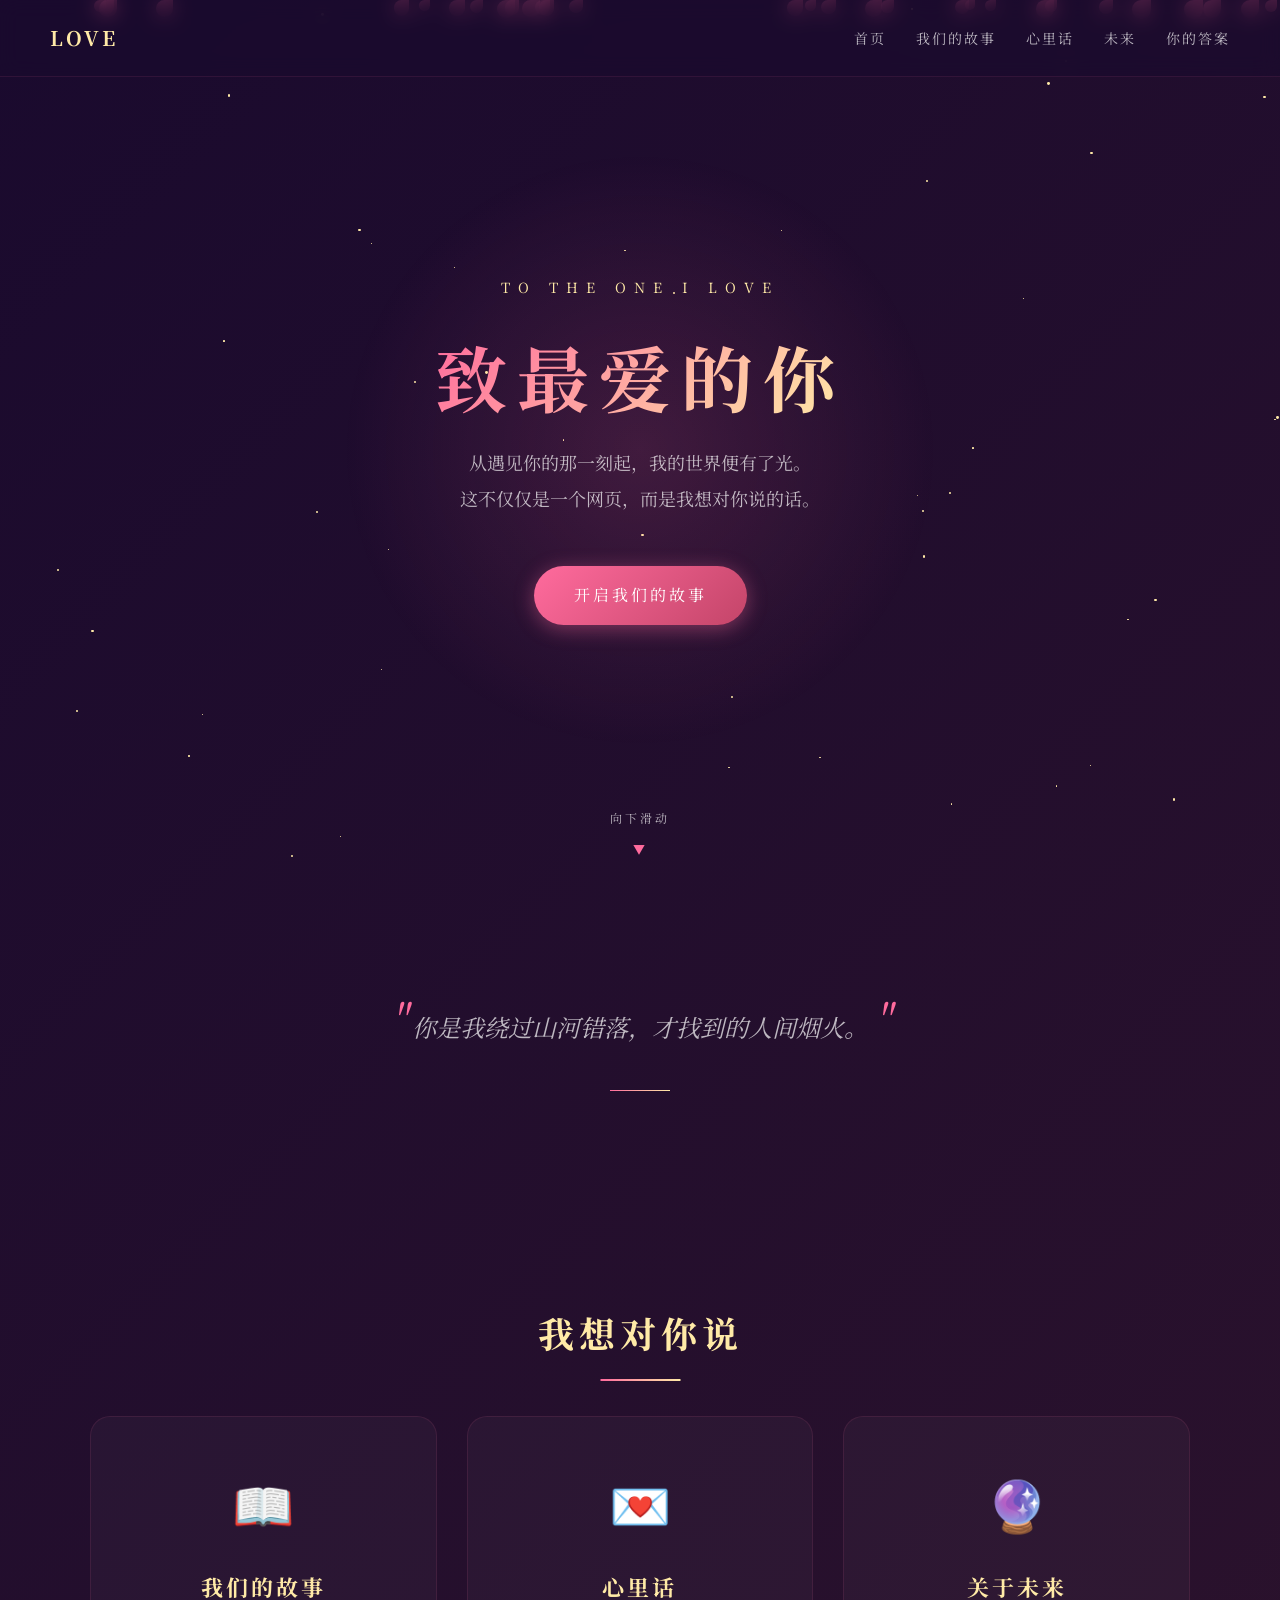
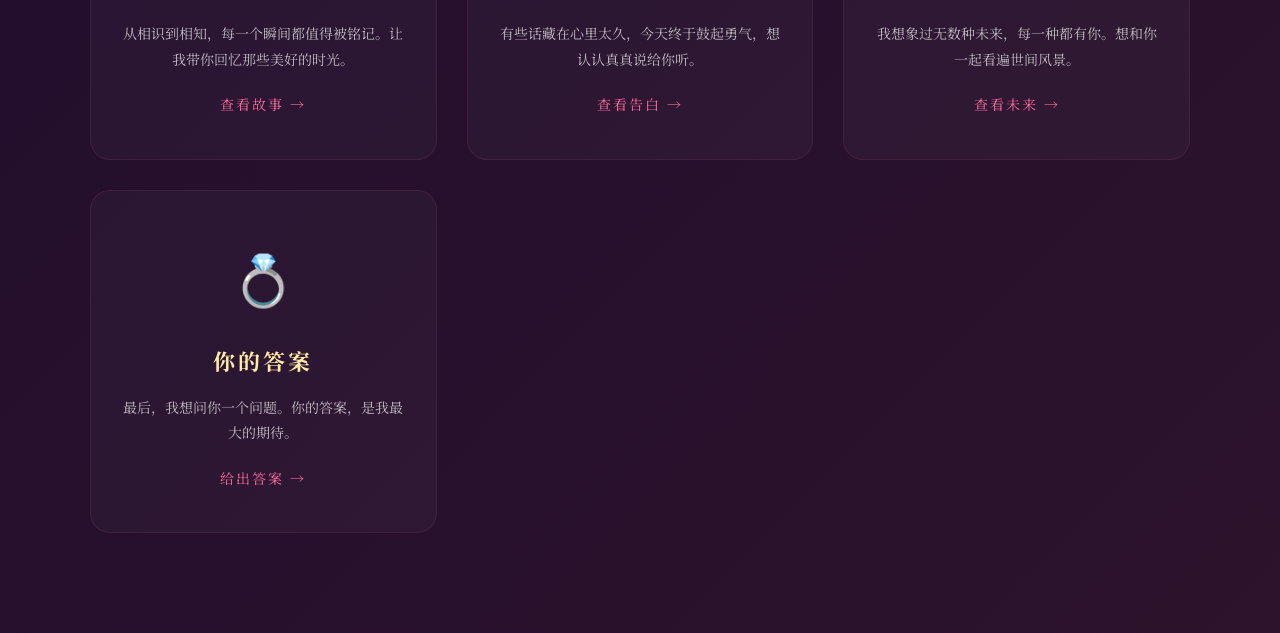
<file: index.html>
<!DOCTYPE html>
<html lang="zh-CN">
<head>
    <meta charset="UTF-8">
    <meta name="viewport" content="width=device-width, initial-scale=1.0">
    <title>致最爱的你</title>
    <link rel="stylesheet" href="css/style.css">
    <style>
        .hero {
            min-height: 100vh;
            display: flex;
            flex-direction: column;
            justify-content: center;
            align-items: center;
            position: relative;
            z-index: 1;
            text-align: center;
            padding: 0 20px;
            overflow: hidden;
        }

        .hero::before {
            content: '';
            position: absolute;
            top: 50%;
            left: 50%;
            transform: translate(-50%, -50%);
            width: 600px;
            height: 600px;
            background: radial-gradient(circle, rgba(255, 107, 157, 0.15) 0%, transparent 70%);
            z-index: -1;
            animation: glow 4s ease-in-out infinite alternate;
        }

        @keyframes glow {
            from { opacity: 0.5; transform: translate(-50%, -50%) scale(1); }
            to { opacity: 1; transform: translate(-50%, -50%) scale(1.2); }
        }

        .hero-subtitle {
            font-size: 14px;
            color: var(--gold);
            letter-spacing: 8px;
            margin-bottom: 30px;
            text-transform: uppercase;
        }

        .hero h1 {
            font-size: clamp(36px, 8vw, 72px);
            font-weight: 700;
            margin-bottom: 20px;
            letter-spacing: 10px;
            background: linear-gradient(135deg, var(--primary), var(--gold));
            -webkit-background-clip: text;
            -webkit-text-fill-color: transparent;
            background-clip: text;
            line-height: 1.3;
        }

        .hero-desc {
            font-size: 18px;
            color: var(--text-muted);
            max-width: 500px;
            margin-bottom: 50px;
            line-height: 2;
            font-weight: 400;
        }

        .scroll-hint {
            position: absolute;
            bottom: 40px;
            left: 50%;
            transform: translateX(-50%);
            color: var(--text-muted);
            font-size: 12px;
            letter-spacing: 3px;
            animation: bounce 2s infinite;
        }

        .scroll-hint::after {
            content: '▼';
            display: block;
            text-align: center;
            margin-top: 10px;
            color: var(--primary);
        }

        @keyframes bounce {
            0%, 100% { transform: translateX(-50%) translateY(0); }
            50% { transform: translateX(-50%) translateY(10px); }
        }

        .preview-section {
            padding: 100px 50px;
            position: relative;
            z-index: 1;
            max-width: 1200px;
            margin: 0 auto;
        }

        .preview-grid {
            display: grid;
            grid-template-columns: repeat(auto-fit, minmax(280px, 1fr));
            gap: 30px;
        }

        .preview-card {
            background: rgba(255, 255, 255, 0.03);
            border-radius: 20px;
            padding: 40px 30px;
            text-align: center;
            border: 1px solid rgba(255, 107, 157, 0.1);
            transition: all 0.4s;
            position: relative;
            overflow: hidden;
        }

        .preview-card::before {
            content: '';
            position: absolute;
            top: 0;
            left: 0;
            width: 100%;
            height: 3px;
            background: linear-gradient(90deg, var(--primary), var(--gold));
            transform: scaleX(0);
            transition: transform 0.4s;
        }

        .preview-card:hover::before {
            transform: scaleX(1);
        }

        .preview-card:hover {
            transform: translateY(-10px);
            border-color: rgba(255, 107, 157, 0.3);
            box-shadow: 0 20px 50px rgba(255, 107, 157, 0.15);
        }

        .preview-card .icon {
            font-size: 50px;
            margin-bottom: 20px;
        }

        .preview-card h3 {
            font-size: 22px;
            color: var(--gold);
            margin-bottom: 15px;
            letter-spacing: 3px;
        }

        .preview-card p {
            color: var(--text-muted);
            font-size: 14px;
            line-height: 1.8;
        }

        .preview-card a {
            display: inline-block;
            margin-top: 20px;
            color: var(--primary);
            text-decoration: none;
            font-size: 14px;
            letter-spacing: 2px;
            transition: color 0.3s;
        }

        .preview-card a:hover {
            color: var(--gold);
        }

        .quote-section {
            padding: 80px 50px;
            text-align: center;
            position: relative;
            z-index: 1;
        }

        .quote-section blockquote {
            font-size: 24px;
            color: var(--text-muted);
            font-style: italic;
            max-width: 700px;
            margin: 0 auto;
            line-height: 2;
        }

        .quote-section blockquote span {
            color: var(--primary);
            font-size: 40px;
        }
    </style>
</head>
<body>
    <div id="petals-container"></div>

    <nav>
        <a href="index.html" class="logo">LOVE</a>
        <ul class="nav-links">
            <li><a href="index.html">首页</a></li>
            <li><a href="story.html">我们的故事</a></li>
            <li><a href="love.html">心里话</a></li>
            <li><a href="future.html">未来</a></li>
            <li><a href="answer.html">你的答案</a></li>
        </ul>
    </nav>

    <section class="hero">
        <div class="hero-subtitle">To the one I love</div>
        <h1>致最爱的你</h1>
        <p class="hero-desc">
            从遇见你的那一刻起，我的世界便有了光。<br>
            这不仅仅是一个网页，而是我想对你说的话。
        </p>
        <a href="story.html" class="btn btn-primary">开启我们的故事</a>
        <div class="scroll-hint">向下滑动</div>
    </section>

    <section class="quote-section">
        <blockquote>
            <span>"</span>
            你是我绕过山河错落，才找到的人间烟火。
            <span>"</span>
        </blockquote>
        <div class="divider"></div>
    </section>

    <section class="preview-section">
        <h2 class="section-title">我想对你说</h2>
        <div class="preview-grid">
            <div class="preview-card">
                <div class="icon">📖</div>
                <h3>我们的故事</h3>
                <p>从相识到相知，每一个瞬间都值得被铭记。让我带你回忆那些美好的时光。</p>
                <a href="story.html">查看故事 →</a>
            </div>
            <div class="preview-card">
                <div class="icon">💌</div>
                <h3>心里话</h3>
                <p>有些话藏在心里太久，今天终于鼓起勇气，想认认真真说给你听。</p>
                <a href="love.html">查看告白 →</a>
            </div>
            <div class="preview-card">
                <div class="icon">🔮</div>
                <h3>关于未来</h3>
                <p>我想象过无数种未来，每一种都有你。想和你一起看遍世间风景。</p>
                <a href="future.html">查看未来 →</a>
            </div>
            <div class="preview-card">
                <div class="icon">💍</div>
                <h3>你的答案</h3>
                <p>最后，我想问你一个问题。你的答案，是我最大的期待。</p>
                <a href="answer.html">给出答案 →</a>
            </div>
        </div>
    </section>

    <script>
        // 生成花瓣
        const petalsContainer = document.getElementById('petals-container');
        for (let i = 0; i < 30; i++) {
            const petal = document.createElement('div');
            petal.className = 'petal';
            petal.style.left = Math.random() * 100 + 'vw';
            petal.style.animationDuration = (Math.random() * 5 + 5) + 's';
            petal.style.animationDelay = Math.random() * 5 + 's';
            petal.style.width = (Math.random() * 10 + 10) + 'px';
            petal.style.height = petal.style.width;
            petalsContainer.appendChild(petal);
        }

        // 生成星光
        for (let i = 0; i < 50; i++) {
            const star = document.createElement('div');
            star.className = 'star';
            star.style.left = Math.random() * 100 + 'vw';
            star.style.top = Math.random() * 100 + 'vh';
            star.style.animationDelay = Math.random() * 3 + 's';
            star.style.width = star.style.height = (Math.random() * 2 + 1) + 'px';
            document.body.appendChild(star);
        }
    </script>
</body>
</html>
</file>
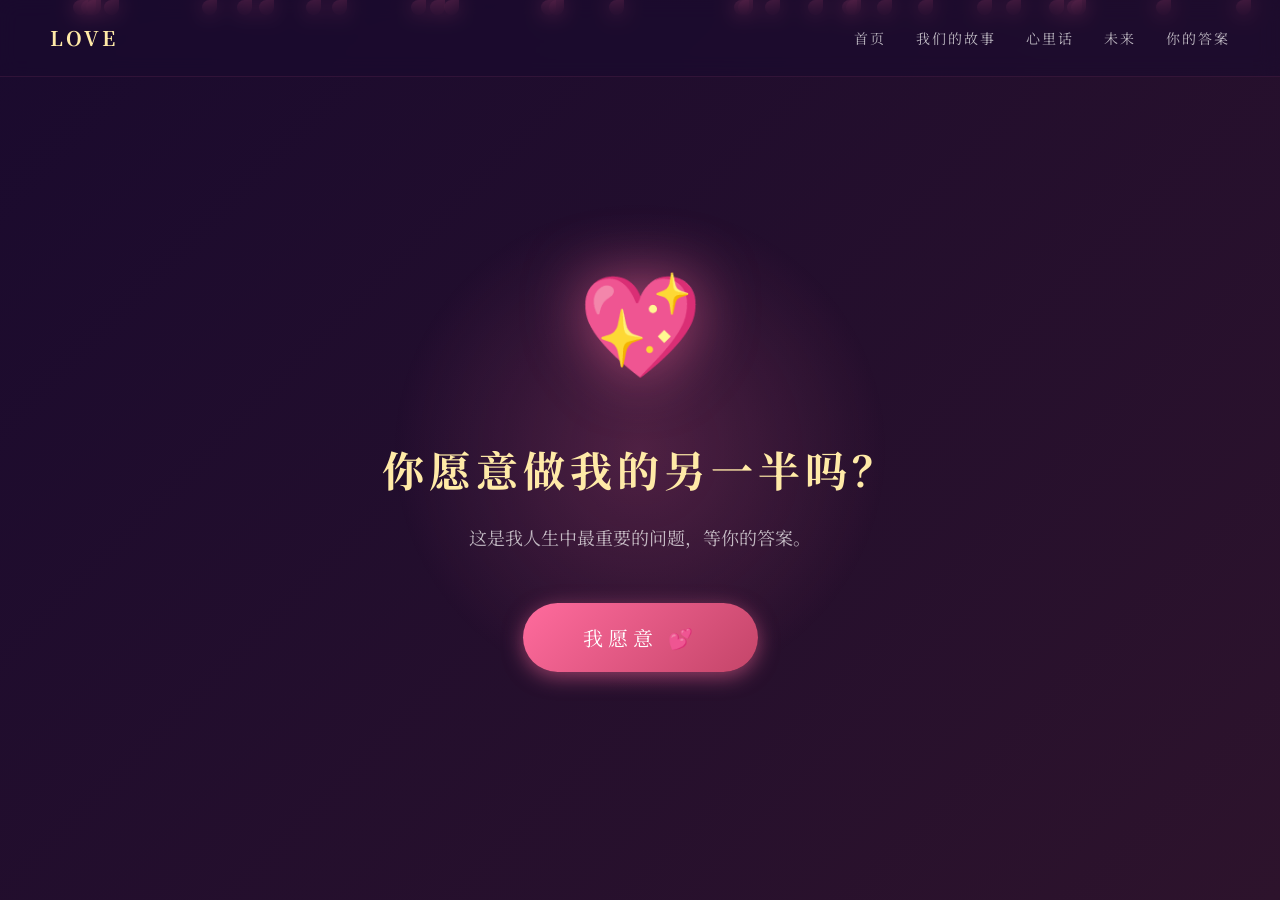
<file: answer.html>
<!DOCTYPE html>
<html lang="zh-CN">
<head>
    <meta charset="UTF-8">
    <meta name="viewport" content="width=device-width, initial-scale=1.0">
    <title>你的答案</title>
    <link rel="stylesheet" href="css/style.css">
    <style>
        .answer-page {
            min-height: 100vh;
            display: flex;
            flex-direction: column;
            justify-content: center;
            align-items: center;
            position: relative;
            z-index: 1;
            text-align: center;
            padding: 100px 20px;
        }

        .answer-page::before {
            content: '';
            position: absolute;
            top: 50%;
            left: 50%;
            transform: translate(-50%, -50%);
            width: 500px;
            height: 500px;
            background: radial-gradient(circle, rgba(255, 107, 157, 0.2) 0%, transparent 70%);
            z-index: -1;
            animation: glow 4s ease-in-out infinite alternate;
        }

        @keyframes glow {
            from { opacity: 0.5; transform: translate(-50%, -50%) scale(1); }
            to { opacity: 1; transform: translate(-50%, -50%) scale(1.2); }
        }

        .big-heart {
            font-size: 100px;
            margin-bottom: 30px;
            animation: heartBeat 1.5s ease-in-out infinite;
            filter: drop-shadow(0 0 30px rgba(255, 107, 157, 0.6));
        }

        @keyframes heartBeat {
            0%, 100% { transform: scale(1); }
            25% { transform: scale(1.15); }
            50% { transform: scale(1); }
            75% { transform: scale(1.15); }
        }

        .question {
            font-size: clamp(24px, 5vw, 42px);
            color: var(--gold);
            margin-bottom: 20px;
            letter-spacing: 5px;
            line-height: 1.5;
        }

        .sub-question {
            font-size: 18px;
            color: var(--text-muted);
            margin-bottom: 50px;
        }

        .answer-buttons {
            display: flex;
            gap: 30px;
            flex-wrap: wrap;
            justify-content: center;
        }

        .btn-yes {
            padding: 20px 60px;
            background: linear-gradient(135deg, var(--primary), var(--secondary));
            border: none;
            border-radius: 50px;
            color: #fff;
            font-size: 20px;
            cursor: pointer;
            font-family: inherit;
            letter-spacing: 5px;
            transition: all 0.3s;
            box-shadow: 0 5px 20px rgba(255, 107, 157, 0.5);
        }

        .btn-yes:hover {
            transform: scale(1.1);
            box-shadow: 0 10px 40px rgba(255, 107, 157, 0.7);
        }

        .result {
            display: none;
            animation: fadeIn 1s ease-out;
        }

        .result.show {
            display: block;
        }

        @keyframes fadeIn {
            from { opacity: 0; transform: translateY(20px); }
            to { opacity: 1; transform: translateY(0); }
        }

        .result h2 {
            font-size: 36px;
            color: var(--gold);
            margin-bottom: 20px;
            letter-spacing: 5px;
        }

        .result p {
            font-size: 18px;
            color: var(--text-muted);
            line-height: 2;
            max-width: 500px;
            margin: 0 auto 30px;
        }

        .fireworks {
            position: fixed;
            top: 0;
            left: 0;
            width: 100%;
            height: 100%;
            pointer-events: none;
            z-index: 100;
        }

        .firework {
            position: absolute;
            width: 5px;
            height: 5px;
            border-radius: 50%;
            animation: explode 1s ease-out forwards;
        }

        @keyframes explode {
            0% {
                transform: translate(0, 0) scale(1);
                opacity: 1;
            }
            100% {
                transform: translate(var(--tx), var(--ty)) scale(0);
                opacity: 0;
            }
        }

        .hearts-rain {
            position: fixed;
            top: 0;
            left: 0;
            width: 100%;
            height: 100%;
            pointer-events: none;
            z-index: 99;
            overflow: hidden;
        }

        .falling-heart {
            position: absolute;
            font-size: 24px;
            animation: fallHeart 3s linear forwards;
        }

        @keyframes fallHeart {
            0% {
                transform: translateY(-10vh) rotate(0deg);
                opacity: 1;
            }
            100% {
                transform: translateY(110vh) rotate(360deg);
                opacity: 0;
            }
        }
    </style>
</head>
<body>
    <div id="petals-container"></div>
    <div class="fireworks" id="fireworks"></div>
    <div class="hearts-rain" id="heartsRain"></div>

    <nav>
        <a href="index.html" class="logo">LOVE</a>
        <ul class="nav-links">
            <li><a href="index.html">首页</a></li>
            <li><a href="story.html">我们的故事</a></li>
            <li><a href="love.html">心里话</a></li>
            <li><a href="future.html">未来</a></li>
            <li><a href="answer.html">你的答案</a></li>
        </ul>
    </nav>

    <section class="answer-page">
        <div id="question-area">
            <div class="big-heart">💖</div>
            <h1 class="question">你愿意做我的另一半吗？</h1>
            <p class="sub-question">这是我人生中最重要的问题，等你的答案。</p>
            <div class="answer-buttons">
                <button class="btn-yes" onclick="sayYes()">我愿意 💕</button>
            </div>
        </div>

        <div class="result" id="result">
            <div class="big-heart">💍</div>
            <h2>谢谢你！</h2>
            <p>
                这是我人生中最幸福的时刻。<br>
                从今天起，我们就是彼此的人了。<br>
                我会用一辈子来爱你、守护你。<br>
                余生请多指教！
            </p>
            <div style="margin-top: 30px;">
                <a href="index.html" class="btn btn-outline">回到首页</a>
            </div>
        </div>
    </section>

    <script>
        const petalsContainer = document.getElementById('petals-container');
        for (let i = 0; i < 30; i++) {
            const petal = document.createElement('div');
            petal.className = 'petal';
            petal.style.left = Math.random() * 100 + 'vw';
            petal.style.animationDuration = (Math.random() * 5 + 5) + 's';
            petal.style.animationDelay = Math.random() * 5 + 's';
            petalsContainer.appendChild(petal);
        }

        function sayYes() {
            document.getElementById('question-area').style.display = 'none';
            document.getElementById('result').classList.add('show');
            createFireworks();
            createHeartsRain();
        }

        function createFireworks() {
            const container = document.getElementById('fireworks');
            const colors = ['#ff6b9d', '#c44569', '#ffeaa7', '#ff7675', '#fd79a8'];

            for (let i = 0; i < 20; i++) {
                setTimeout(() => {
                    const x = Math.random() * window.innerWidth;
                    const y = Math.random() * window.innerHeight * 0.5;
                    const color = colors[Math.floor(Math.random() * colors.length)];

                    for (let j = 0; j < 12; j++) {
                        const particle = document.createElement('div');
                        particle.className = 'firework';
                        particle.style.left = x + 'px';
                        particle.style.top = y + 'px';
                        particle.style.background = color;
                        const angle = (j / 12) * Math.PI * 2;
                        const distance = 100 + Math.random() * 100;
                        particle.style.setProperty('--tx', Math.cos(angle) * distance + 'px');
                        particle.style.setProperty('--ty', Math.sin(angle) * distance + 'px');
                        container.appendChild(particle);
                        setTimeout(() => particle.remove(), 1000);
                    }
                }, i * 200);
            }
        }

        function createHeartsRain() {
            const container = document.getElementById('heartsRain');
            const hearts = ['💕', '💖', '💗', '💓', '💝'];

            for (let i = 0; i < 50; i++) {
                setTimeout(() => {
                    const heart = document.createElement('div');
                    heart.className = 'falling-heart';
                    heart.textContent = hearts[Math.floor(Math.random() * hearts.length)];
                    heart.style.left = Math.random() * 100 + 'vw';
                    heart.style.animationDuration = (Math.random() * 2 + 2) + 's';
                    container.appendChild(heart);
                    setTimeout(() => heart.remove(), 4000);
                }, i * 100);
            }
        }
    </script>
</body>
</html>
</file>
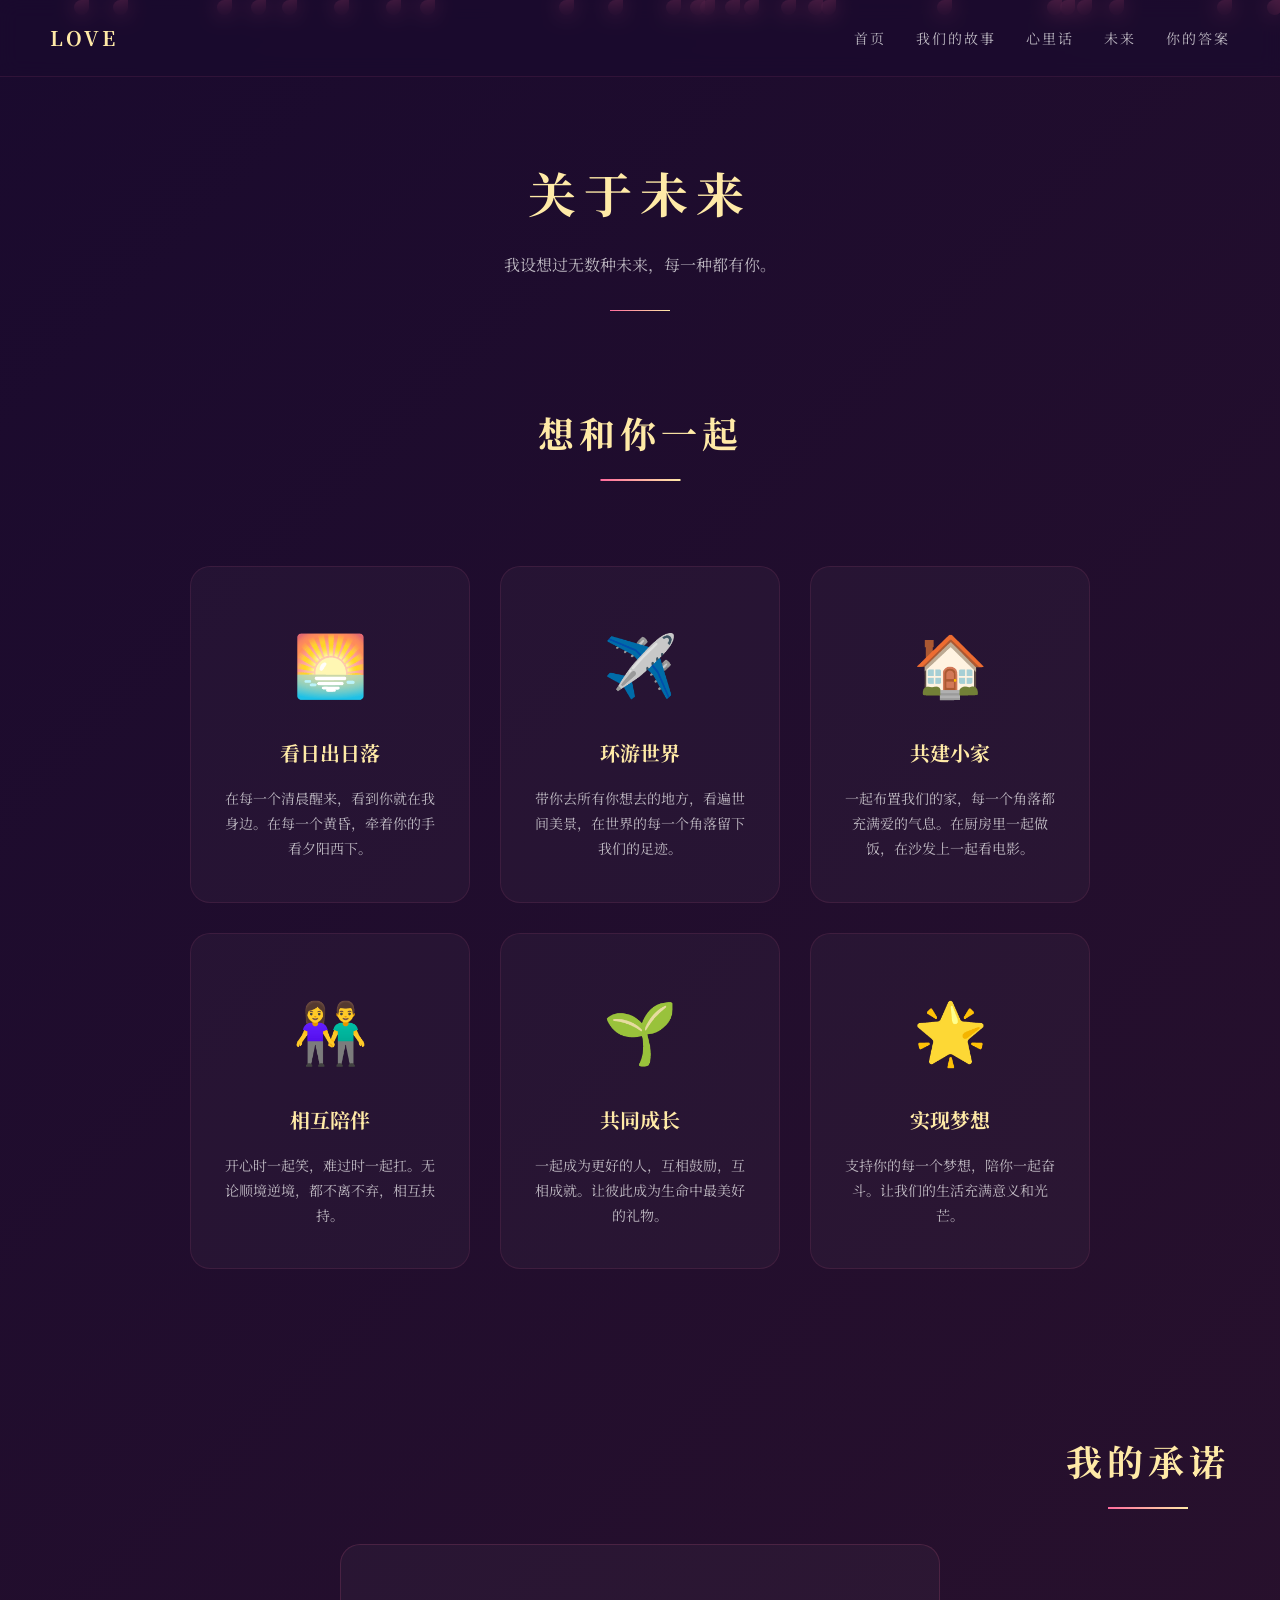
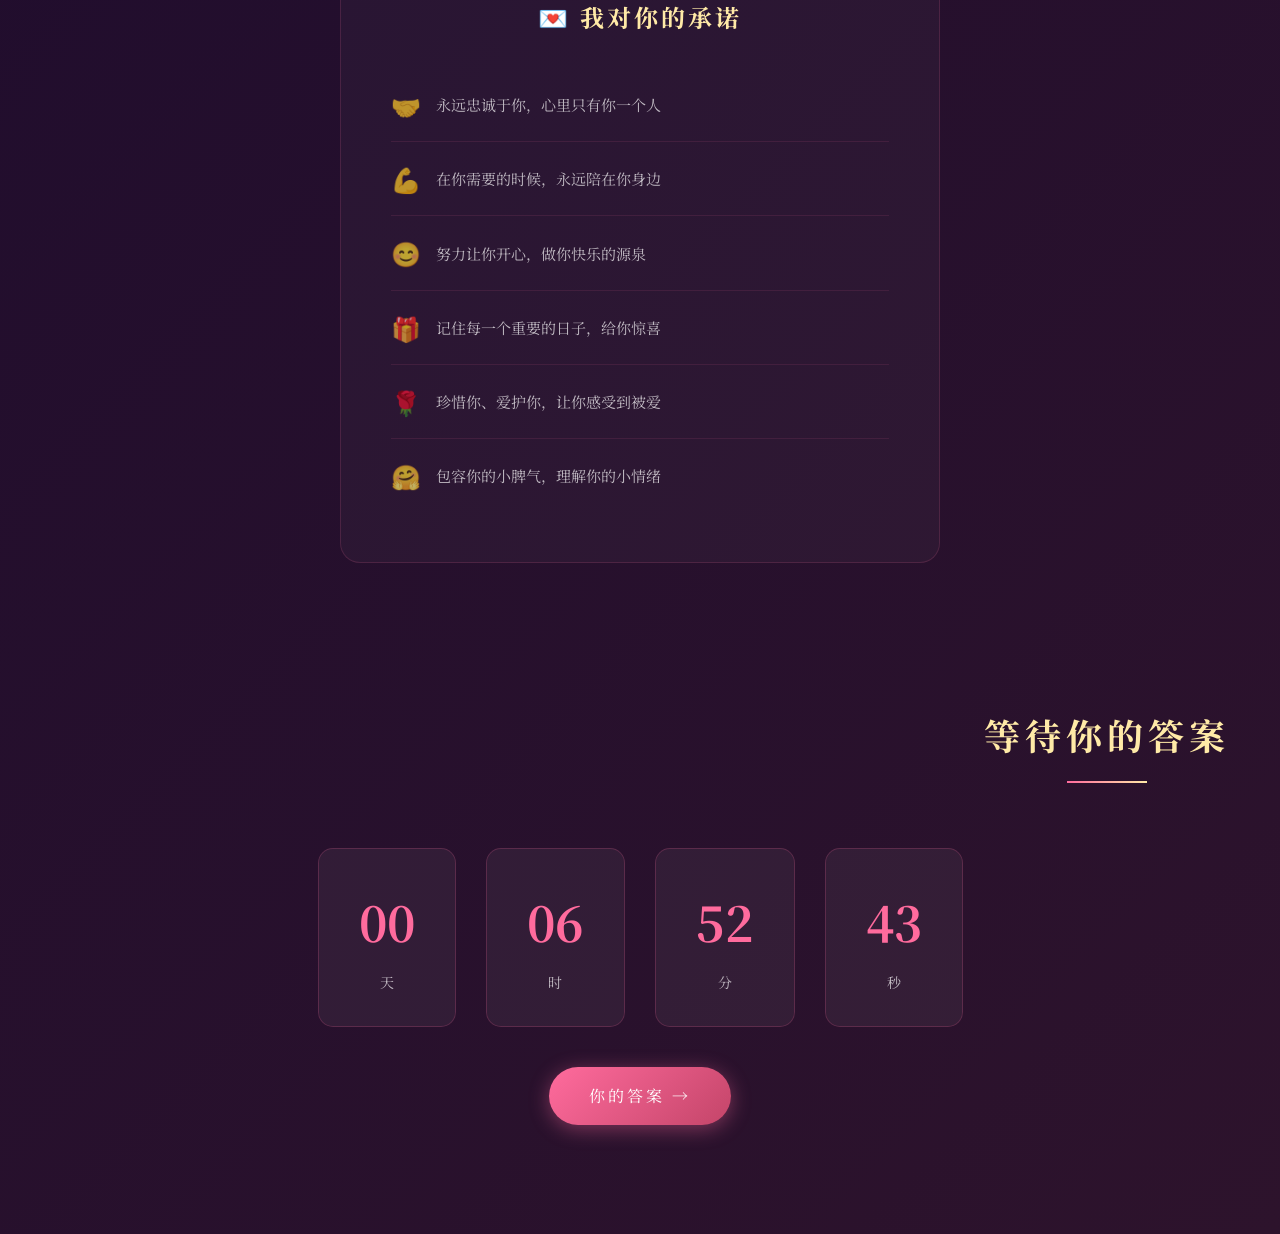
<file: future.html>
<!DOCTYPE html>
<html lang="zh-CN">
<head>
    <meta charset="UTF-8">
    <meta name="viewport" content="width=device-width, initial-scale=1.0">
    <title>关于未来</title>
    <link rel="stylesheet" href="css/style.css">
    <style>
        .future-hero {
            padding: 150px 50px 60px;
            text-align: center;
            position: relative;
            z-index: 1;
        }

        .future-hero h1 {
            font-size: clamp(32px, 5vw, 48px);
            color: var(--gold);
            letter-spacing: 8px;
        }

        .future-content {
            max-width: 1000px;
            margin: 0 auto;
            padding: 0 50px 80px;
            position: relative;
            z-index: 1;
        }

        .dream-grid {
            display: grid;
            grid-template-columns: repeat(auto-fit, minmax(280px, 1fr));
            gap: 30px;
            margin-top: 50px;
        }

        .dream-card {
            background: rgba(255, 255, 255, 0.03);
            border-radius: 20px;
            padding: 40px 30px;
            text-align: center;
            border: 1px solid rgba(255, 107, 157, 0.1);
            transition: all 0.4s;
        }

        .dream-card:hover {
            transform: translateY(-10px);
            border-color: rgba(255, 107, 157, 0.3);
            box-shadow: 0 15px 40px rgba(255, 107, 157, 0.15);
        }

        .dream-card .emoji {
            font-size: 60px;
            margin-bottom: 20px;
        }

        .dream-card h3 {
            font-size: 20px;
            color: var(--gold);
            margin-bottom: 15px;
        }

        .dream-card p {
            color: var(--text-muted);
            font-size: 14px;
            line-height: 1.8;
        }

        .promise-section {
            padding: 80px 50px;
            text-align: center;
            position: relative;
            z-index: 1;
        }

        .promise-box {
            max-width: 600px;
            margin: 0 auto;
            background: rgba(255, 255, 255, 0.03);
            border-radius: 20px;
            padding: 50px;
            border: 1px solid rgba(255, 107, 157, 0.15);
        }

        .promise-box h3 {
            font-size: 24px;
            color: var(--gold);
            margin-bottom: 30px;
            letter-spacing: 3px;
        }

        .promise-list {
            text-align: left;
            list-style: none;
        }

        .promise-list li {
            padding: 15px 0;
            border-bottom: 1px solid rgba(255, 107, 157, 0.1);
            color: var(--text-muted);
            font-size: 15px;
            display: flex;
            align-items: center;
            gap: 15px;
        }

        .promise-list li:last-child {
            border-bottom: none;
        }

        .promise-list li span {
            font-size: 24px;
        }

        .countdown-section {
            padding: 60px 50px;
            text-align: center;
            position: relative;
            z-index: 1;
        }

        .countdown-box {
            display: flex;
            justify-content: center;
            gap: 30px;
            margin-top: 30px;
            flex-wrap: wrap;
        }

        .countdown-item {
            background: rgba(255, 255, 255, 0.05);
            border-radius: 15px;
            padding: 30px 40px;
            border: 1px solid rgba(255, 107, 157, 0.2);
        }

        .countdown-item .number {
            font-size: 48px;
            color: var(--primary);
            font-weight: 700;
        }

        .countdown-item .label {
            font-size: 14px;
            color: var(--text-muted);
            margin-top: 5px;
        }

        @media (max-width: 768px) {
            .future-content {
                padding: 0 20px 50px;
            }

            .countdown-item {
                padding: 20px 30px;
            }

            .countdown-item .number {
                font-size: 36px;
            }
        }
    </style>
</head>
<body>
    <div id="petals-container"></div>

    <nav>
        <a href="index.html" class="logo">LOVE</a>
        <ul class="nav-links">
            <li><a href="index.html">首页</a></li>
            <li><a href="story.html">我们的故事</a></li>
            <li><a href="love.html">心里话</a></li>
            <li><a href="future.html">未来</a></li>
            <li><a href="answer.html">你的答案</a></li>
        </ul>
    </nav>

    <section class="future-hero">
        <h1>关于未来</h1>
        <p style="color: var(--text-muted); margin-top: 15px;">我设想过无数种未来，每一种都有你。</p>
        <div class="divider"></div>
    </section>

    <div class="future-content">
        <h2 class="section-title">想和你一起</h2>
        <div class="dream-grid">
            <div class="dream-card">
                <div class="emoji">🌅</div>
                <h3>看日出日落</h3>
                <p>在每一个清晨醒来，看到你就在我身边。在每一个黄昏，牵着你的手看夕阳西下。</p>
            </div>
            <div class="dream-card">
                <div class="emoji">✈️</div>
                <h3>环游世界</h3>
                <p>带你去所有你想去的地方，看遍世间美景，在世界的每一个角落留下我们的足迹。</p>
            </div>
            <div class="dream-card">
                <div class="emoji">🏠</div>
                <h3>共建小家</h3>
                <p>一起布置我们的家，每一个角落都充满爱的气息。在厨房里一起做饭，在沙发上一起看电影。</p>
            </div>
            <div class="dream-card">
                <div class="emoji">👫</div>
                <h3>相互陪伴</h3>
                <p>开心时一起笑，难过时一起扛。无论顺境逆境，都不离不弃，相互扶持。</p>
            </div>
            <div class="dream-card">
                <div class="emoji">🌱</div>
                <h3>共同成长</h3>
                <p>一起成为更好的人，互相鼓励，互相成就。让彼此成为生命中最美好的礼物。</p>
            </div>
            <div class="dream-card">
                <div class="emoji">🌟</div>
                <h3>实现梦想</h3>
                <p>支持你的每一个梦想，陪你一起奋斗。让我们的生活充满意义和光芒。</p>
            </div>
        </div>
    </div>

    <section class="promise-section">
        <h2 class="section-title">我的承诺</h2>
        <div class="promise-box">
            <h3>💌 我对你的承诺</h3>
            <ul class="promise-list">
                <li><span>🤝</span> 永远忠诚于你，心里只有你一个人</li>
                <li><span>💪</span> 在你需要的时候，永远陪在你身边</li>
                <li><span>😊</span> 努力让你开心，做你快乐的源泉</li>
                <li><span>🎁</span> 记住每一个重要的日子，给你惊喜</li>
                <li><span>🌹</span> 珍惜你、爱护你，让你感受到被爱</li>
                <li><span>🤗</span> 包容你的小脾气，理解你的小情绪</li>
            </ul>
        </div>
    </section>

    <section class="countdown-section">
        <h2 class="section-title">等待你的答案</h2>
        <div class="countdown-box">
            <div class="countdown-item">
                <div class="number" id="days">00</div>
                <div class="label">天</div>
            </div>
            <div class="countdown-item">
                <div class="number" id="hours">00</div>
                <div class="label">时</div>
            </div>
            <div class="countdown-item">
                <div class="number" id="minutes">00</div>
                <div class="label">分</div>
            </div>
            <div class="countdown-item">
                <div class="number" id="seconds">00</div>
                <div class="label">秒</div>
            </div>
        </div>
        <div style="text-align: center; padding: 40px 0;">
            <a href="answer.html" class="btn btn-primary">你的答案 →</a>
        </div>
    </section>

    <script>
        const petalsContainer = document.getElementById('petals-container');
        for (let i = 0; i < 25; i++) {
            const petal = document.createElement('div');
            petal.className = 'petal';
            petal.style.left = Math.random() * 100 + 'vw';
            petal.style.animationDuration = (Math.random() * 5 + 5) + 's';
            petal.style.animationDelay = Math.random() * 5 + 's';
            petalsContainer.appendChild(petal);
        }

        // 倒计时
        function updateCountdown() {
            const now = new Date();
            const target = new Date(now.getFullYear(), now.getMonth(), now.getDate() + 1, 0, 0, 0);
            const diff = target - now;

            const days = Math.floor(diff / (1000 * 60 * 60 * 24));
            const hours = Math.floor((diff % (1000 * 60 * 60 * 24)) / (1000 * 60 * 60));
            const minutes = Math.floor((diff % (1000 * 60 * 60)) / (1000 * 60));
            const seconds = Math.floor((diff % (1000 * 60)) / 1000);

            document.getElementById('days').textContent = String(days).padStart(2, '0');
            document.getElementById('hours').textContent = String(hours).padStart(2, '0');
            document.getElementById('minutes').textContent = String(minutes).padStart(2, '0');
            document.getElementById('seconds').textContent = String(seconds).padStart(2, '0');
        }
        updateCountdown();
        setInterval(updateCountdown, 1000);
    </script>
</body>
</html>
</file>
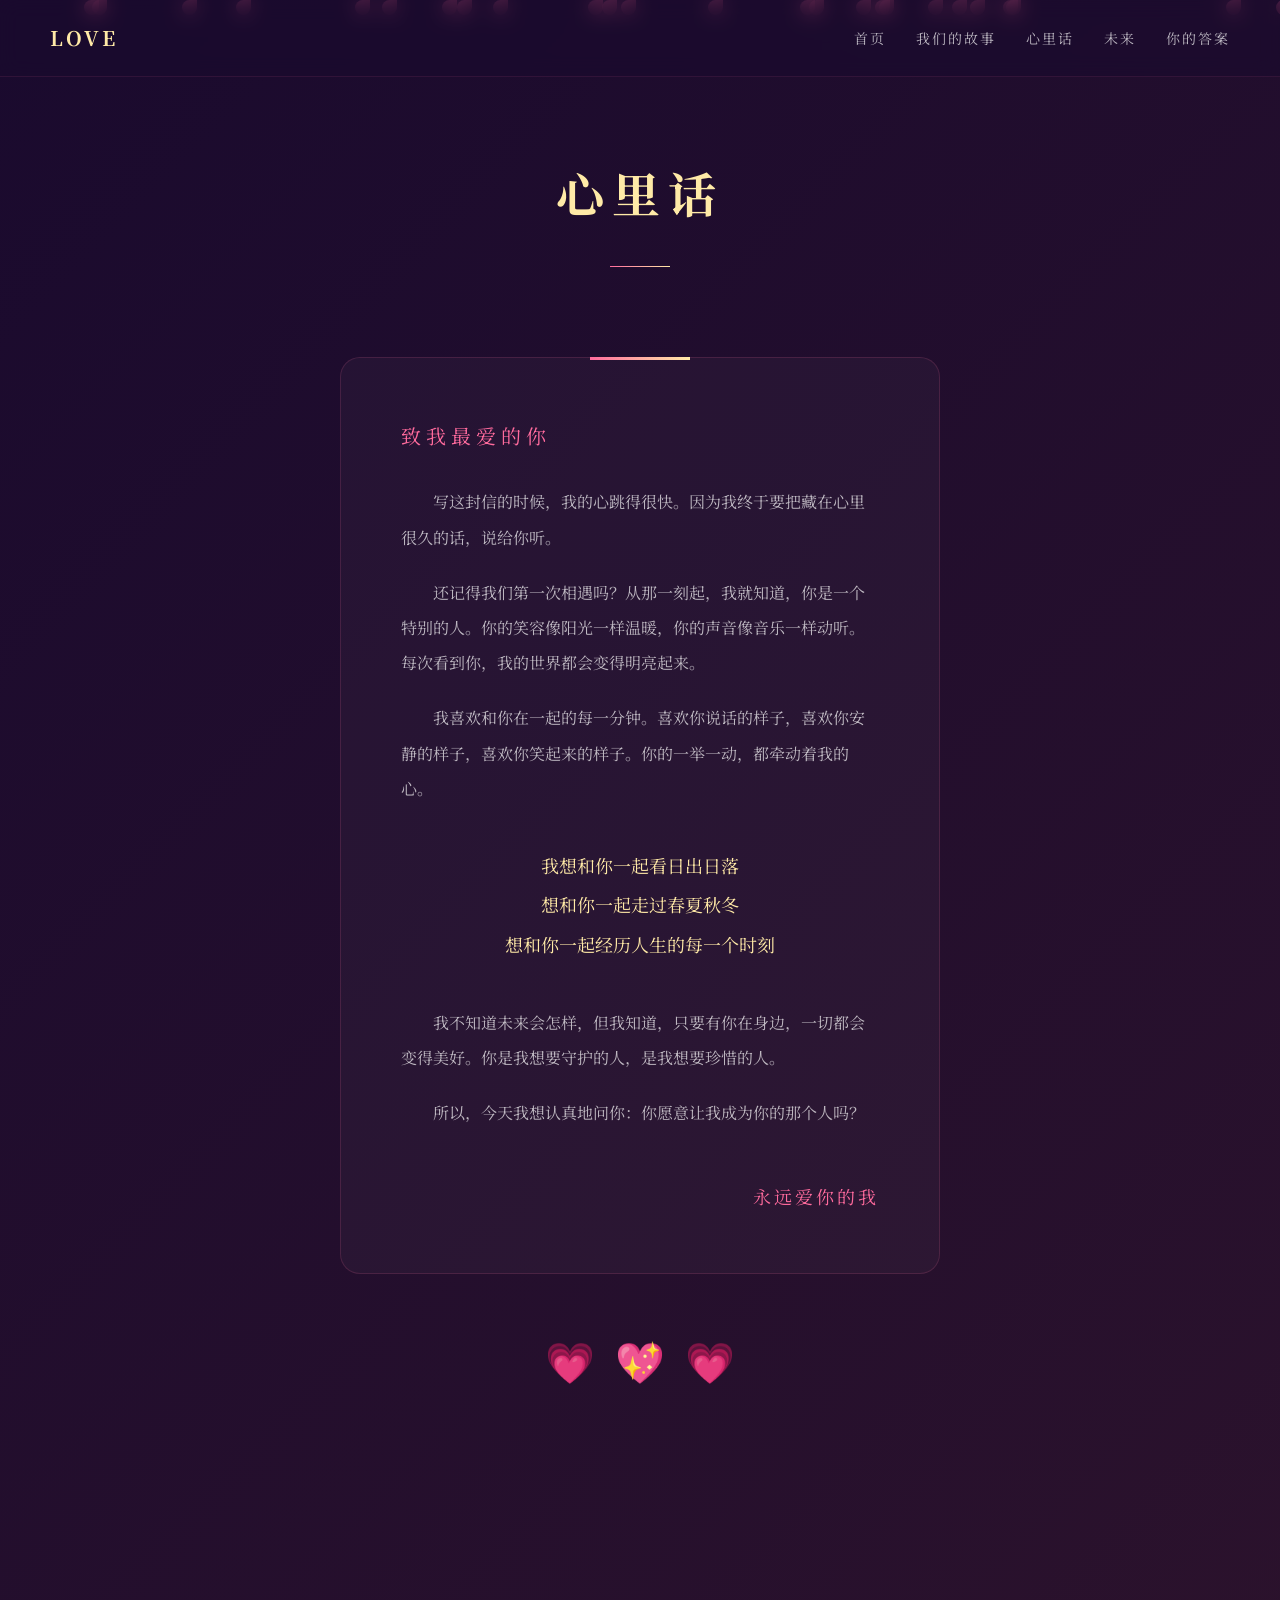
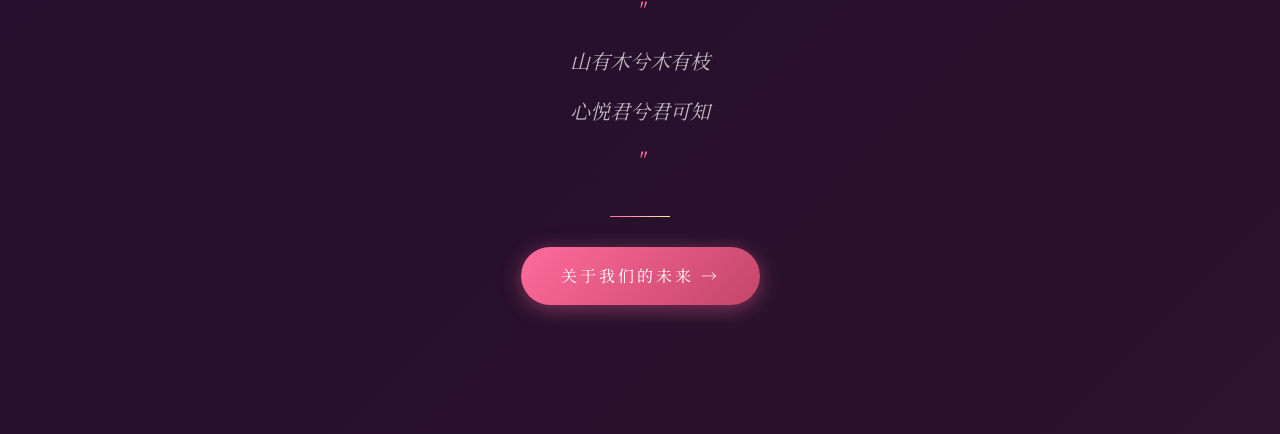
<file: love.html>
<!DOCTYPE html>
<html lang="zh-CN">
<head>
    <meta charset="UTF-8">
    <meta name="viewport" content="width=device-width, initial-scale=1.0">
    <title>心里话</title>
    <link rel="stylesheet" href="css/style.css">
    <style>
        .love-hero {
            padding: 150px 50px 60px;
            text-align: center;
            position: relative;
            z-index: 1;
        }

        .love-hero h1 {
            font-size: clamp(32px, 5vw, 48px);
            color: var(--gold);
            letter-spacing: 8px;
        }

        .love-content {
            max-width: 700px;
            margin: 0 auto;
            padding: 0 50px 80px;
            position: relative;
            z-index: 1;
        }

        .love-letter {
            background: rgba(255, 255, 255, 0.03);
            border-radius: 20px;
            padding: 60px;
            border: 1px solid rgba(255, 107, 157, 0.15);
            position: relative;
        }

        .love-letter::before {
            content: '';
            position: absolute;
            top: -1px;
            left: 50%;
            transform: translateX(-50%);
            width: 100px;
            height: 3px;
            background: linear-gradient(90deg, var(--primary), var(--gold));
        }

        .love-letter .dear {
            font-size: 20px;
            color: var(--primary);
            margin-bottom: 30px;
            letter-spacing: 5px;
        }

        .love-letter p {
            font-size: 16px;
            color: var(--text-muted);
            line-height: 2.2;
            margin-bottom: 20px;
            text-indent: 2em;
        }

        .love-letter .highlight {
            color: var(--gold);
            font-size: 18px;
            text-align: center;
            margin: 40px 0;
            text-indent: 0;
        }

        .love-letter .signature {
            text-align: right;
            margin-top: 50px;
            color: var(--primary);
            font-size: 18px;
            letter-spacing: 3px;
            text-indent: 0;
        }

        .hearts-animation {
            display: flex;
            justify-content: center;
            gap: 20px;
            margin: 50px 0;
            font-size: 40px;
        }

        .hearts-animation span {
            animation: heartBeat 1.5s ease-in-out infinite;
        }

        .hearts-animation span:nth-child(2) { animation-delay: 0.2s; }
        .hearts-animation span:nth-child(3) { animation-delay: 0.4s; }

        @keyframes heartBeat {
            0%, 100% { transform: scale(1); }
            25% { transform: scale(1.2); }
            50% { transform: scale(1); }
            75% { transform: scale(1.2); }
        }

        .poem-section {
            padding: 60px 50px;
            text-align: center;
            position: relative;
            z-index: 1;
        }

        .poem {
            font-size: 20px;
            color: var(--text-muted);
            line-height: 2.5;
            font-style: italic;
            max-width: 500px;
            margin: 0 auto;
        }

        .poem span {
            color: var(--primary);
        }

        @media (max-width: 768px) {
            .love-letter {
                padding: 30px 20px;
            }

            .love-content {
                padding: 0 20px 50px;
            }
        }
    </style>
</head>
<body>
    <div id="petals-container"></div>

    <nav>
        <a href="index.html" class="logo">LOVE</a>
        <ul class="nav-links">
            <li><a href="index.html">首页</a></li>
            <li><a href="story.html">我们的故事</a></li>
            <li><a href="love.html">心里话</a></li>
            <li><a href="future.html">未来</a></li>
            <li><a href="answer.html">你的答案</a></li>
        </ul>
    </nav>

    <section class="love-hero">
        <h1>心里话</h1>
        <div class="divider"></div>
    </section>

    <div class="love-content">
        <div class="love-letter">
            <div class="dear">致我最爱的你</div>
            <p>写这封信的时候，我的心跳得很快。因为我终于要把藏在心里很久的话，说给你听。</p>
            <p>还记得我们第一次相遇吗？从那一刻起，我就知道，你是一个特别的人。你的笑容像阳光一样温暖，你的声音像音乐一样动听。每次看到你，我的世界都会变得明亮起来。</p>
            <p>我喜欢和你在一起的每一分钟。喜欢你说话的样子，喜欢你安静的样子，喜欢你笑起来的样子。你的一举一动，都牵动着我的心。</p>
            <p class="highlight">我想和你一起看日出日落<br>想和你一起走过春夏秋冬<br>想和你一起经历人生的每一个时刻</p>
            <p>我不知道未来会怎样，但我知道，只要有你在身边，一切都会变得美好。你是我想要守护的人，是我想要珍惜的人。</p>
            <p>所以，今天我想认真地问你：你愿意让我成为你的那个人吗？</p>
            <div class="signature">永远爱你的我</div>
        </div>

        <div class="hearts-animation">
            <span>💗</span>
            <span>💖</span>
            <span>💗</span>
        </div>
    </div>

    <section class="poem-section">
        <div class="poem">
            <span>"</span><br>
            山有木兮木有枝<br>
            心悦君兮君可知<br>
            <span>"</span>
        </div>
        <div class="divider"></div>
        <div style="text-align: center; padding-bottom: 60px;">
            <a href="future.html" class="btn btn-primary">关于我们的未来 →</a>
        </div>
    </section>

    <script>
        const petalsContainer = document.getElementById('petals-container');
        for (let i = 0; i < 25; i++) {
            const petal = document.createElement('div');
            petal.className = 'petal';
            petal.style.left = Math.random() * 100 + 'vw';
            petal.style.animationDuration = (Math.random() * 5 + 5) + 's';
            petal.style.animationDelay = Math.random() * 5 + 's';
            petalsContainer.appendChild(petal);
        }
    </script>
</body>
</html>
</file>
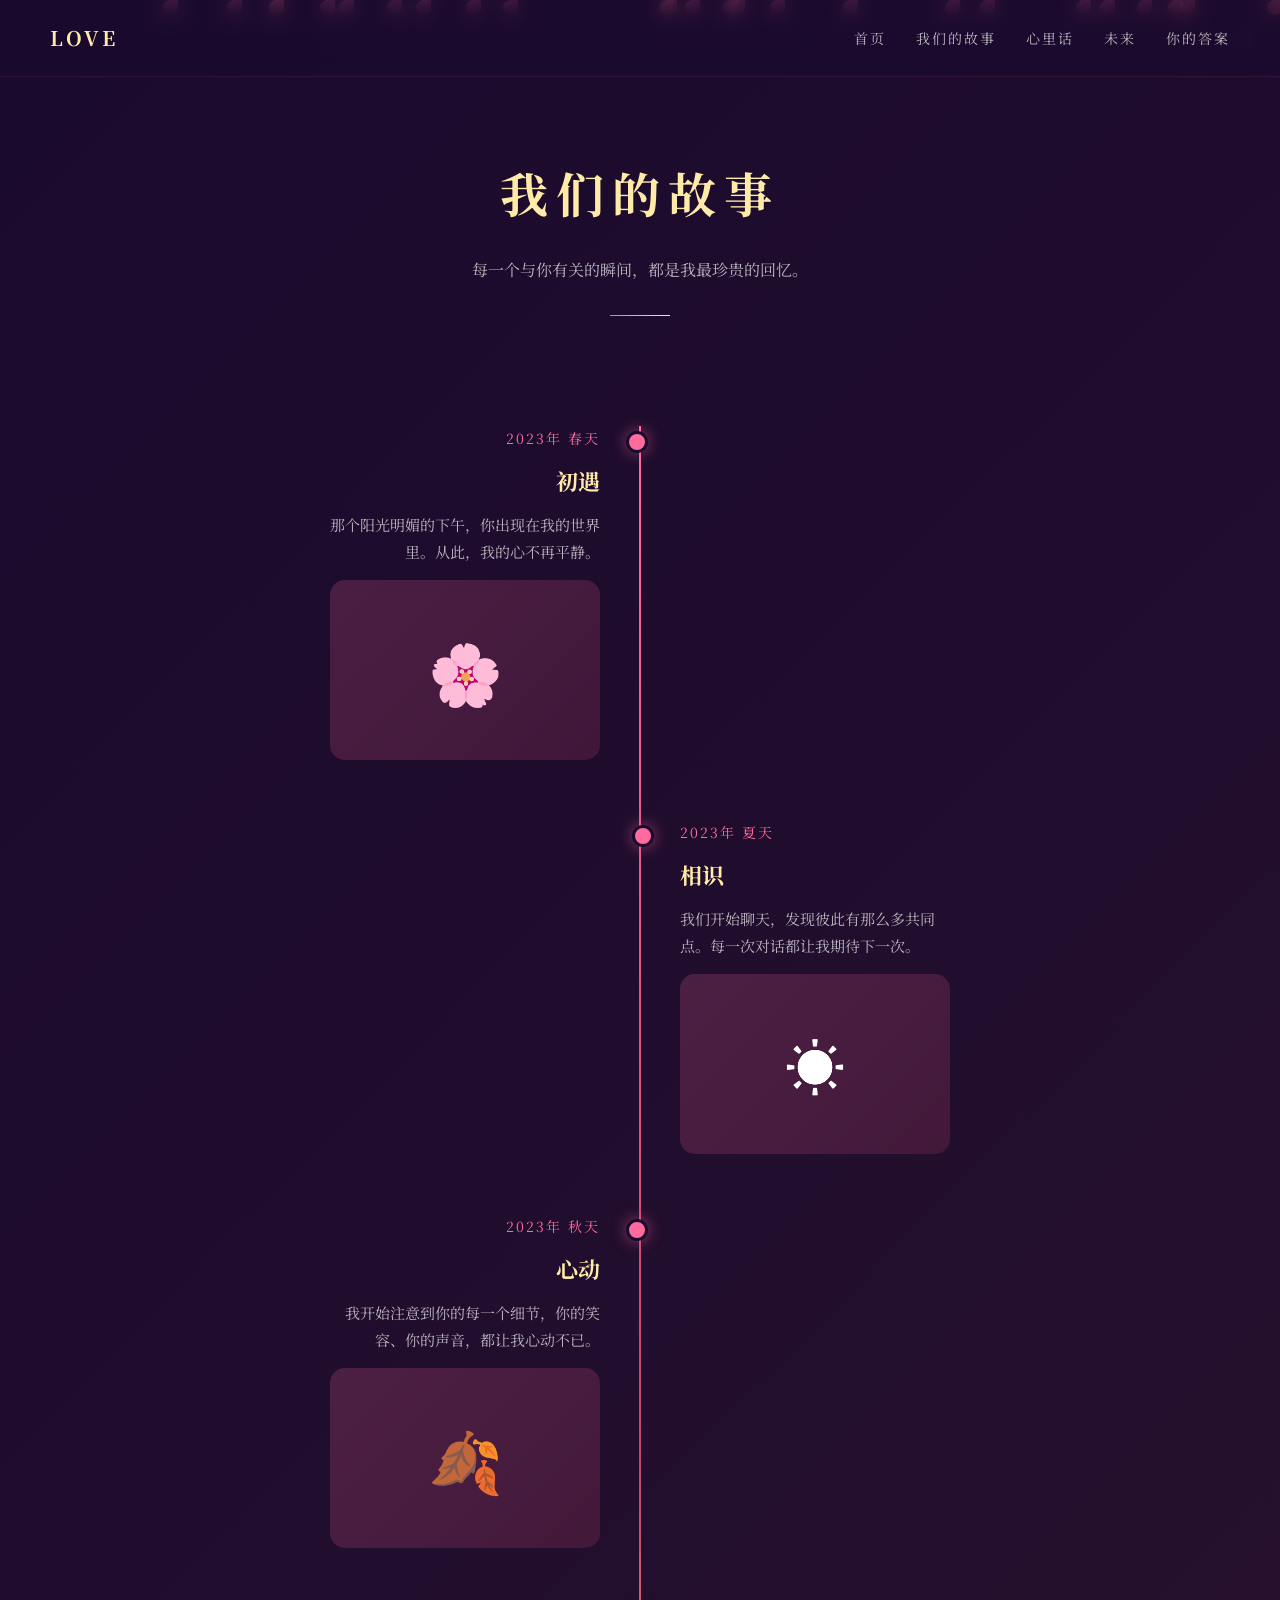
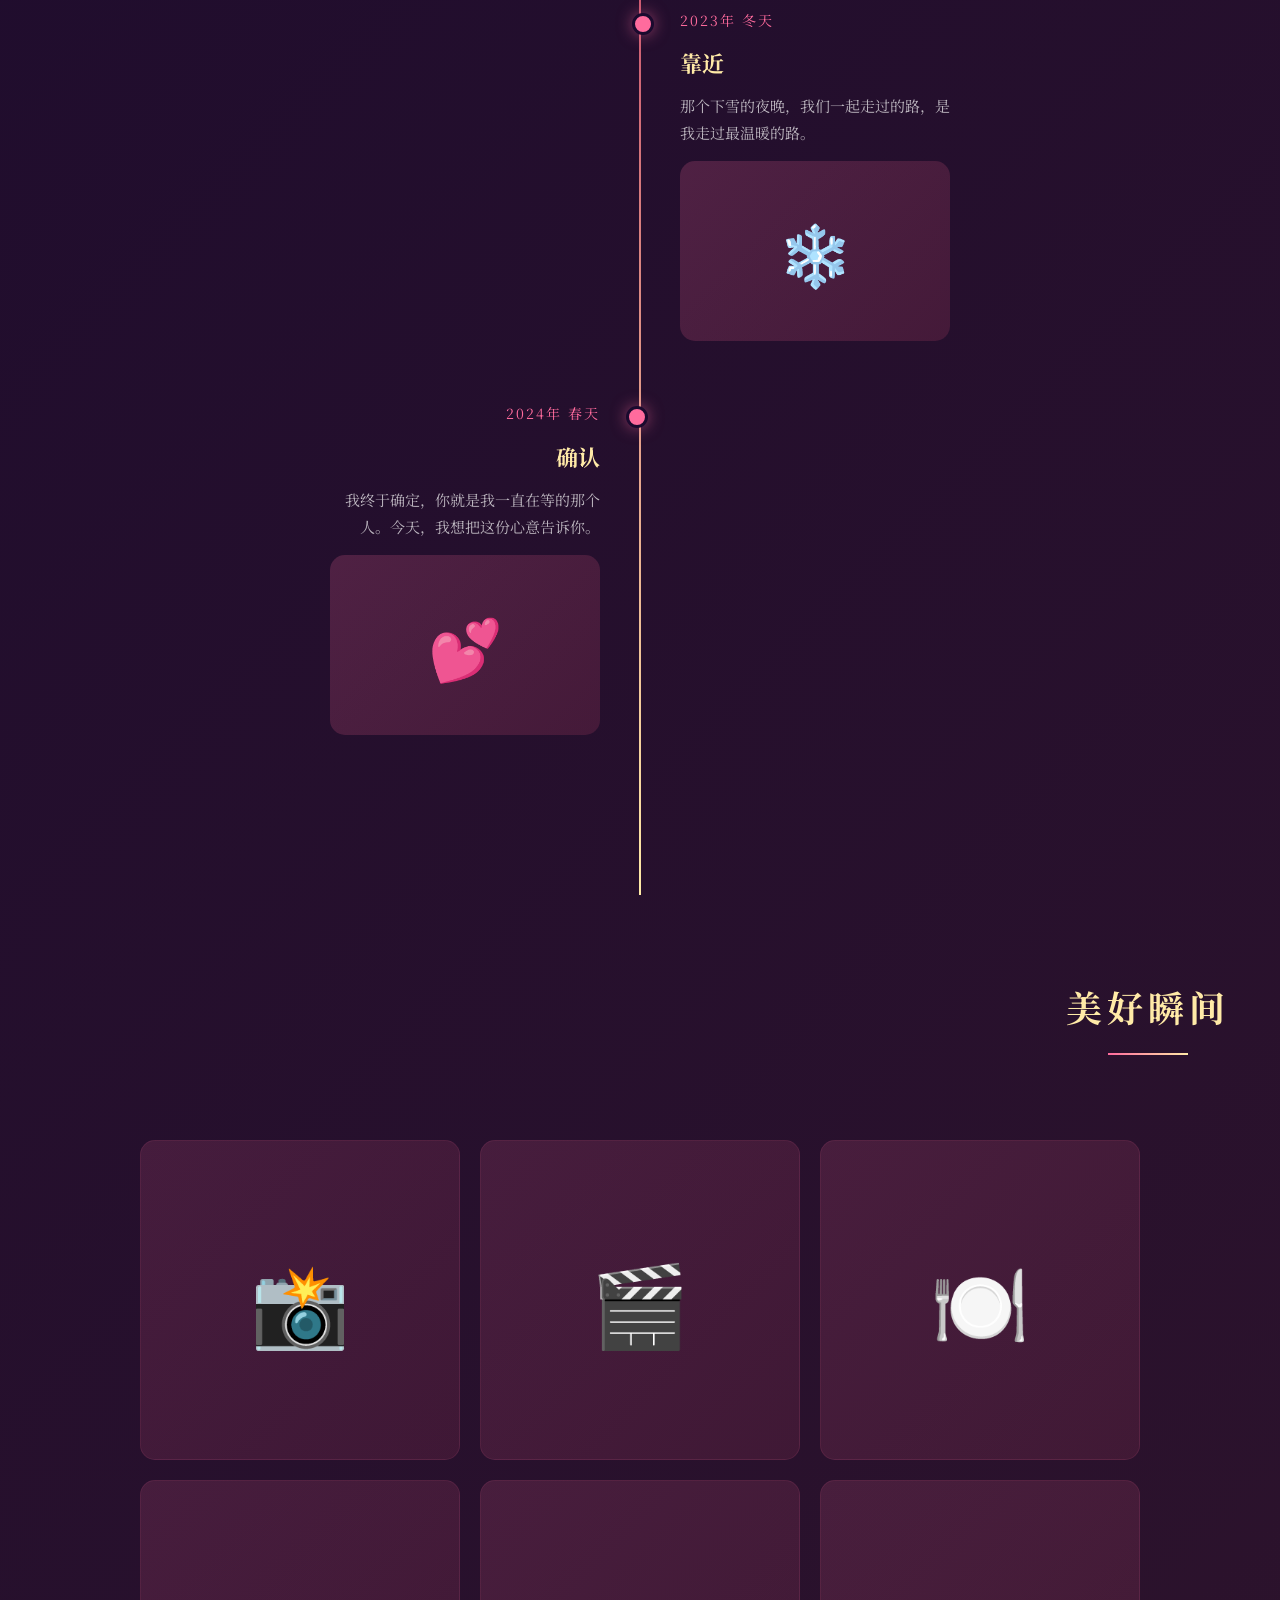
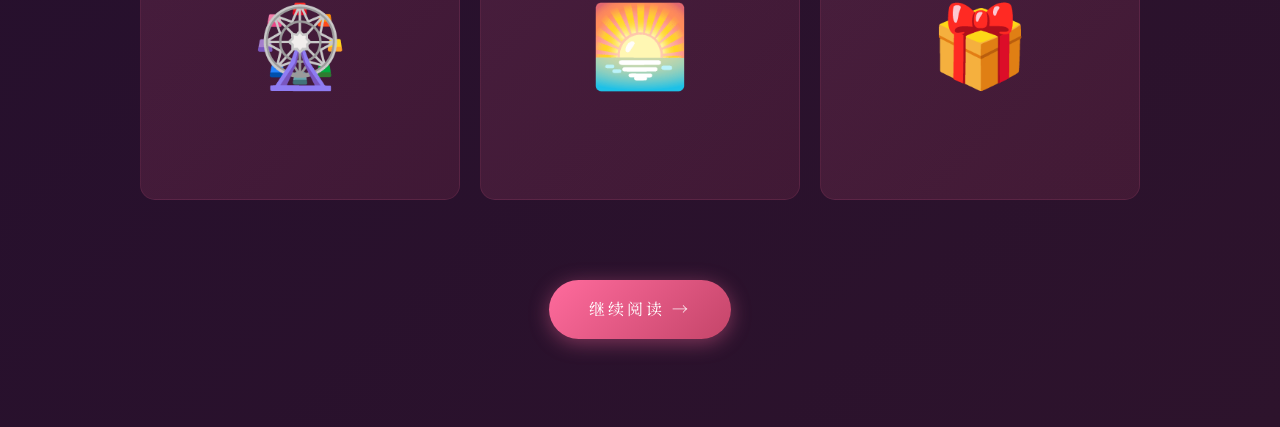
<file: story.html>
<!DOCTYPE html>
<html lang="zh-CN">
<head>
    <meta charset="UTF-8">
    <meta name="viewport" content="width=device-width, initial-scale=1.0">
    <title>我们的故事</title>
    <link rel="stylesheet" href="css/style.css">
    <style>
        .story-hero {
            padding: 150px 50px 80px;
            text-align: center;
            position: relative;
            z-index: 1;
        }

        .story-hero h1 {
            font-size: clamp(32px, 5vw, 48px);
            color: var(--gold);
            letter-spacing: 8px;
            margin-bottom: 20px;
        }

        .story-hero p {
            color: var(--text-muted);
            font-size: 16px;
            max-width: 500px;
            margin: 0 auto;
        }

        .timeline {
            max-width: 800px;
            margin: 0 auto;
            padding: 0 50px 100px;
            position: relative;
            z-index: 1;
        }

        .timeline::before {
            content: '';
            position: absolute;
            left: 50%;
            transform: translateX(-50%);
            top: 0;
            bottom: 0;
            width: 2px;
            background: linear-gradient(to bottom, var(--primary), var(--secondary), var(--gold));
        }

        .timeline-item {
            position: relative;
            margin-bottom: 60px;
            width: 50%;
            padding: 0 40px;
        }

        .timeline-item:nth-child(odd) {
            left: 0;
            text-align: right;
        }

        .timeline-item:nth-child(even) {
            left: 50%;
            text-align: left;
        }

        .timeline-item::before {
            content: '';
            position: absolute;
            width: 16px;
            height: 16px;
            border-radius: 50%;
            background: var(--primary);
            border: 3px solid var(--bg);
            box-shadow: 0 0 15px rgba(255, 107, 157, 0.5);
            top: 5px;
        }

        .timeline-item:nth-child(odd)::before {
            right: -8px;
        }

        .timeline-item:nth-child(even)::before {
            left: -8px;
        }

        .timeline-date {
            font-size: 14px;
            color: var(--primary);
            letter-spacing: 2px;
            margin-bottom: 10px;
        }

        .timeline-item h3 {
            font-size: 22px;
            color: var(--gold);
            margin-bottom: 10px;
        }

        .timeline-item p {
            color: var(--text-muted);
            font-size: 15px;
            line-height: 1.8;
        }

        .timeline-img {
            width: 100%;
            height: 180px;
            border-radius: 15px;
            margin-top: 15px;
            overflow: hidden;
            background: linear-gradient(135deg, rgba(255, 107, 157, 0.2), rgba(196, 69, 105, 0.2));
            display: flex;
            align-items: center;
            justify-content: center;
            font-size: 60px;
        }

        .memory-section {
            padding: 80px 50px;
            text-align: center;
            position: relative;
            z-index: 1;
        }

        .memory-grid {
            display: grid;
            grid-template-columns: repeat(auto-fit, minmax(250px, 1fr));
            gap: 20px;
            max-width: 1000px;
            margin: 50px auto 0;
        }

        .memory-item {
            aspect-ratio: 1;
            border-radius: 15px;
            overflow: hidden;
            background: linear-gradient(135deg, rgba(255, 107, 157, 0.15), rgba(196, 69, 105, 0.15));
            display: flex;
            align-items: center;
            justify-content: center;
            font-size: 80px;
            transition: all 0.4s;
            border: 1px solid rgba(255, 107, 157, 0.1);
        }

        .memory-item:hover {
            transform: scale(1.05);
            box-shadow: 0 10px 30px rgba(255, 107, 157, 0.2);
        }

        @media (max-width: 768px) {
            .timeline::before {
                left: 20px;
            }

            .timeline-item {
                width: 100%;
                left: 0 !important;
                padding-left: 50px;
                padding-right: 20px;
                text-align: left !important;
            }

            .timeline-item::before {
                left: 12px !important;
                right: auto !important;
            }
        }
    </style>
</head>
<body>
    <div id="petals-container"></div>

    <nav>
        <a href="index.html" class="logo">LOVE</a>
        <ul class="nav-links">
            <li><a href="index.html">首页</a></li>
            <li><a href="story.html">我们的故事</a></li>
            <li><a href="love.html">心里话</a></li>
            <li><a href="future.html">未来</a></li>
            <li><a href="answer.html">你的答案</a></li>
        </ul>
    </nav>

    <section class="story-hero">
        <h1>我们的故事</h1>
        <p>每一个与你有关的瞬间，都是我最珍贵的回忆。</p>
        <div class="divider"></div>
    </section>

    <div class="timeline">
        <div class="timeline-item">
            <div class="timeline-date">2023年 春天</div>
            <h3>初遇</h3>
            <p>那个阳光明媚的下午，你出现在我的世界里。从此，我的心不再平静。</p>
            <div class="timeline-img">🌸</div>
        </div>
        <div class="timeline-item">
            <div class="timeline-date">2023年 夏天</div>
            <h3>相识</h3>
            <p>我们开始聊天，发现彼此有那么多共同点。每一次对话都让我期待下一次。</p>
            <div class="timeline-img">☀️</div>
        </div>
        <div class="timeline-item">
            <div class="timeline-date">2023年 秋天</div>
            <h3>心动</h3>
            <p>我开始注意到你的每一个细节，你的笑容、你的声音，都让我心动不已。</p>
            <div class="timeline-img">🍂</div>
        </div>
        <div class="timeline-item">
            <div class="timeline-date">2023年 冬天</div>
            <h3>靠近</h3>
            <p>那个下雪的夜晚，我们一起走过的路，是我走过最温暖的路。</p>
            <div class="timeline-img">❄️</div>
        </div>
        <div class="timeline-item">
            <div class="timeline-date">2024年 春天</div>
            <h3>确认</h3>
            <p>我终于确定，你就是我一直在等的那个人。今天，我想把这份心意告诉你。</p>
            <div class="timeline-img">💕</div>
        </div>
    </div>

    <section class="memory-section">
        <h2 class="section-title">美好瞬间</h2>
        <div class="memory-grid">
            <div class="memory-item">📸</div>
            <div class="memory-item">🎬</div>
            <div class="memory-item">🍽️</div>
            <div class="memory-item">🎡</div>
            <div class="memory-item">🌅</div>
            <div class="memory-item">🎁</div>
        </div>
    </section>

    <div style="text-align: center; padding-bottom: 80px;">
        <a href="love.html" class="btn btn-primary">继续阅读 →</a>
    </div>

    <script>
        const petalsContainer = document.getElementById('petals-container');
        for (let i = 0; i < 25; i++) {
            const petal = document.createElement('div');
            petal.className = 'petal';
            petal.style.left = Math.random() * 100 + 'vw';
            petal.style.animationDuration = (Math.random() * 5 + 5) + 's';
            petal.style.animationDelay = Math.random() * 5 + 's';
            petalsContainer.appendChild(petal);
        }
    </script>
</body>
</html>
</file>
<file: css/style.css>
@import url('https://fonts.googleapis.com/css2?family=Noto+Serif+SC:wght@400;600;700&display=swap');

:root {
    --primary: #ff6b9d;
    --secondary: #c44569;
    --gold: #ffeaa7;
    --bg: #1a0a2e;
    --bg-light: #2d132c;
    --text: #ffffff;
    --text-muted: rgba(255, 255, 255, 0.7);
}

* {
    margin: 0;
    padding: 0;
    box-sizing: border-box;
}

body {
    font-family: 'Noto Serif SC', 'Microsoft YaHei', serif;
    background: linear-gradient(135deg, var(--bg) 0%, var(--bg-light) 100%);
    color: var(--text);
    overflow-x: hidden;
    line-height: 1.8;
    min-height: 100vh;
}

/* 花瓣飘落 */
#petals-container {
    position: fixed;
    top: 0;
    left: 0;
    width: 100%;
    height: 100%;
    pointer-events: none;
    z-index: 0;
    overflow: hidden;
}

.petal {
    position: absolute;
    width: 15px;
    height: 15px;
    background: linear-gradient(135deg, var(--primary), var(--secondary));
    border-radius: 50% 0 50% 50%;
    opacity: 0.6;
    animation: petalFall linear infinite;
}

@keyframes petalFall {
    0% {
        transform: translateY(-10vh) rotate(0deg) scale(0.5);
        opacity: 0;
    }
    10% {
        opacity: 0.8;
    }
    90% {
        opacity: 0.8;
    }
    100% {
        transform: translateY(110vh) rotate(720deg) scale(1);
        opacity: 0;
    }
}

/* 星光 */
.star {
    position: fixed;
    width: 2px;
    height: 2px;
    background: var(--gold);
    border-radius: 50%;
    animation: twinkle 3s ease-in-out infinite;
    pointer-events: none;
    z-index: 0;
}

@keyframes twinkle {
    0%, 100% { opacity: 0.2; }
    50% { opacity: 1; }
}

/* 导航栏 */
nav {
    position: fixed;
    top: 0;
    width: 100%;
    padding: 20px 50px;
    display: flex;
    justify-content: space-between;
    align-items: center;
    z-index: 1000;
    background: rgba(26, 10, 46, 0.6);
    backdrop-filter: blur(10px);
    border-bottom: 1px solid rgba(255, 107, 157, 0.1);
}

.logo {
    font-size: 20px;
    font-weight: 700;
    color: var(--gold);
    text-decoration: none;
    letter-spacing: 3px;
}

.nav-links {
    display: flex;
    gap: 30px;
    list-style: none;
}

.nav-links a {
    color: var(--text-muted);
    text-decoration: none;
    font-size: 14px;
    transition: color 0.3s;
    letter-spacing: 2px;
    position: relative;
}

.nav-links a::after {
    content: '';
    position: absolute;
    bottom: -5px;
    left: 0;
    width: 0;
    height: 1px;
    background: linear-gradient(90deg, var(--primary), var(--gold));
    transition: width 0.3s;
}

.nav-links a:hover {
    color: var(--gold);
}

.nav-links a:hover::after {
    width: 100%;
}

/* 按钮 */
.btn {
    padding: 15px 40px;
    border: none;
    border-radius: 30px;
    font-size: 16px;
    cursor: pointer;
    text-decoration: none;
    transition: all 0.3s;
    position: relative;
    overflow: hidden;
    font-family: inherit;
    display: inline-block;
    letter-spacing: 3px;
}

.btn-primary {
    background: linear-gradient(135deg, var(--primary), var(--secondary));
    color: #fff;
    box-shadow: 0 4px 20px rgba(255, 107, 157, 0.4);
}

.btn-primary:hover {
    transform: translateY(-3px);
    box-shadow: 0 8px 30px rgba(255, 107, 157, 0.6);
}

.btn-outline {
    background: transparent;
    color: var(--gold);
    border: 1px solid var(--gold);
}

.btn-outline:hover {
    background: var(--gold);
    color: var(--bg);
    transform: translateY(-3px);
}

/* 卡片 */
.card {
    background: rgba(255, 255, 255, 0.05);
    backdrop-filter: blur(10px);
    padding: 40px;
    border-radius: 20px;
    border: 1px solid rgba(255, 107, 157, 0.1);
    transition: all 0.4s;
}

.card:hover {
    transform: translateY(-5px);
    border-color: rgba(255, 107, 157, 0.3);
    box-shadow: 0 15px 40px rgba(255, 107, 157, 0.2);
}

/* 标题 */
.section-title {
    text-align: center;
    font-size: 36px;
    margin-bottom: 50px;
    color: var(--gold);
    position: relative;
    display: inline-block;
    left: 50%;
    transform: translateX(-50%);
    letter-spacing: 5px;
}

.section-title::after {
    content: '';
    position: absolute;
    bottom: -15px;
    left: 50%;
    transform: translateX(-50%);
    width: 80px;
    height: 2px;
    background: linear-gradient(90deg, var(--primary), var(--gold));
}

/* 装饰线 */
.divider {
    width: 60px;
    height: 1px;
    background: linear-gradient(90deg, var(--primary), var(--gold));
    margin: 30px auto;
}

/* 响应式 */
@media (max-width: 768px) {
    .nav-links {
        display: none;
    }

    nav {
        padding: 20px;
    }

    .section-title {
        font-size: 28px;
    }
}
</file>
